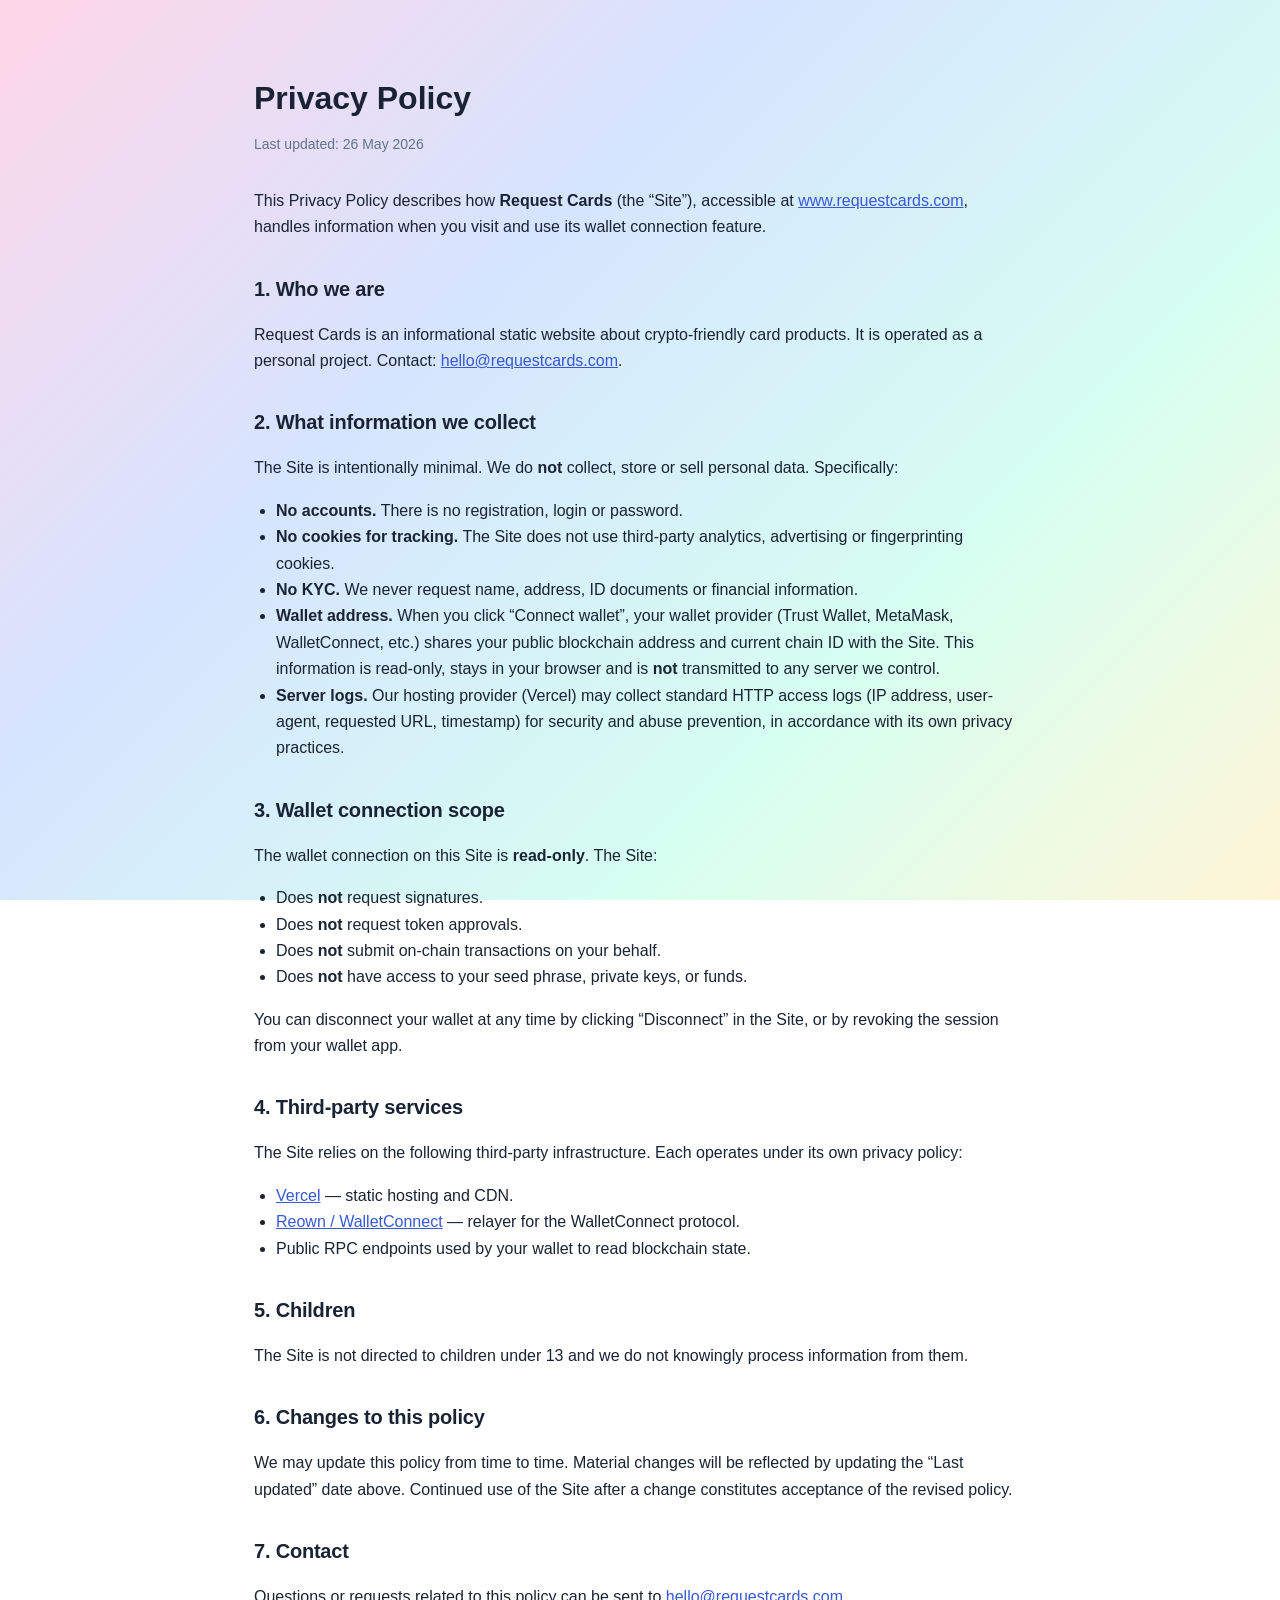
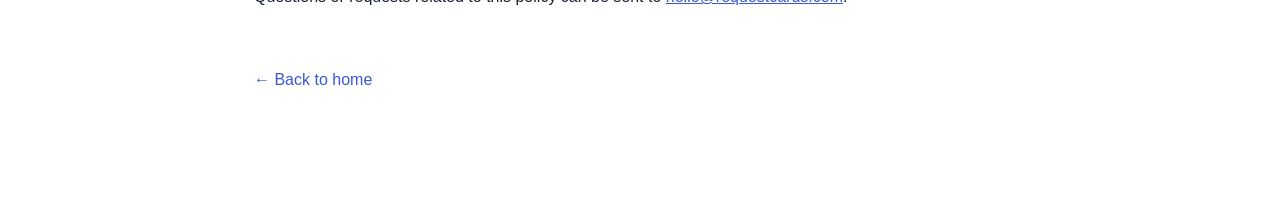
<file: privacy.html>
<!doctype html>
<html lang="en">
<head>
  <meta charset="utf-8">
  <meta name="viewport" content="width=device-width, initial-scale=1">
  <meta name="theme-color" content="#d6e4ff">
  <meta name="description" content="Privacy Policy for Request Cards — read-only crypto card guide. No personal data collection.">
  <meta name="referrer" content="no-referrer">
  <link rel="icon" href="/favicon.ico">
  <link rel="manifest" href="/manifest.json">
  <link rel="stylesheet" href="/src/css/wallet.css">
  <title>Privacy Policy · Request Cards</title>
  <style>
    .legal{max-width:820px;margin:0 auto;padding:48px 24px 96px;line-height:1.65;color:#1a2333}
    .legal h1{font-size:32px;margin:0 0 8px}
    .legal p.meta{color:#62748a;font-size:14px;margin:0 0 32px}
    .legal h2{font-size:20px;margin:32px 0 8px}
    .legal ul{padding-left:22px}
    .legal a{color:#3858d6}
    .legal .back{display:inline-block;margin-top:40px;color:#3858d6;text-decoration:none}
  </style>
</head>
<body>
  <main class="legal">
    <h1>Privacy Policy</h1>
    <p class="meta">Last updated: 26 May 2026</p>

    <p>This Privacy Policy describes how <strong>Request Cards</strong> (the &ldquo;Site&rdquo;), accessible at <a href="https://www.requestcards.com">www.requestcards.com</a>, handles information when you visit and use its wallet connection feature.</p>

    <h2>1. Who we are</h2>
    <p>Request Cards is an informational static website about crypto-friendly card products. It is operated as a personal project. Contact: <a href="mailto:hello@requestcards.com">hello@requestcards.com</a>.</p>

    <h2>2. What information we collect</h2>
    <p>The Site is intentionally minimal. We do <strong>not</strong> collect, store or sell personal data. Specifically:</p>
    <ul>
      <li><strong>No accounts.</strong> There is no registration, login or password.</li>
      <li><strong>No cookies for tracking.</strong> The Site does not use third-party analytics, advertising or fingerprinting cookies.</li>
      <li><strong>No KYC.</strong> We never request name, address, ID documents or financial information.</li>
      <li><strong>Wallet address.</strong> When you click &ldquo;Connect wallet&rdquo;, your wallet provider (Trust Wallet, MetaMask, WalletConnect, etc.) shares your public blockchain address and current chain ID with the Site. This information is read-only, stays in your browser and is <strong>not</strong> transmitted to any server we control.</li>
      <li><strong>Server logs.</strong> Our hosting provider (Vercel) may collect standard HTTP access logs (IP address, user-agent, requested URL, timestamp) for security and abuse prevention, in accordance with its own privacy practices.</li>
    </ul>

    <h2>3. Wallet connection scope</h2>
    <p>The wallet connection on this Site is <strong>read-only</strong>. The Site:</p>
    <ul>
      <li>Does <strong>not</strong> request signatures.</li>
      <li>Does <strong>not</strong> request token approvals.</li>
      <li>Does <strong>not</strong> submit on-chain transactions on your behalf.</li>
      <li>Does <strong>not</strong> have access to your seed phrase, private keys, or funds.</li>
    </ul>
    <p>You can disconnect your wallet at any time by clicking &ldquo;Disconnect&rdquo; in the Site, or by revoking the session from your wallet app.</p>

    <h2>4. Third-party services</h2>
    <p>The Site relies on the following third-party infrastructure. Each operates under its own privacy policy:</p>
    <ul>
      <li><a href="https://vercel.com/legal/privacy-policy" target="_blank" rel="noopener">Vercel</a> — static hosting and CDN.</li>
      <li><a href="https://reown.com/privacy-policy" target="_blank" rel="noopener">Reown / WalletConnect</a> — relayer for the WalletConnect protocol.</li>
      <li>Public RPC endpoints used by your wallet to read blockchain state.</li>
    </ul>

    <h2>5. Children</h2>
    <p>The Site is not directed to children under 13 and we do not knowingly process information from them.</p>

    <h2>6. Changes to this policy</h2>
    <p>We may update this policy from time to time. Material changes will be reflected by updating the &ldquo;Last updated&rdquo; date above. Continued use of the Site after a change constitutes acceptance of the revised policy.</p>

    <h2>7. Contact</h2>
    <p>Questions or requests related to this policy can be sent to <a href="mailto:hello@requestcards.com">hello@requestcards.com</a>.</p>

    <a class="back" href="/">&larr; Back to home</a>
  </main>
</body>
</html>
</file>
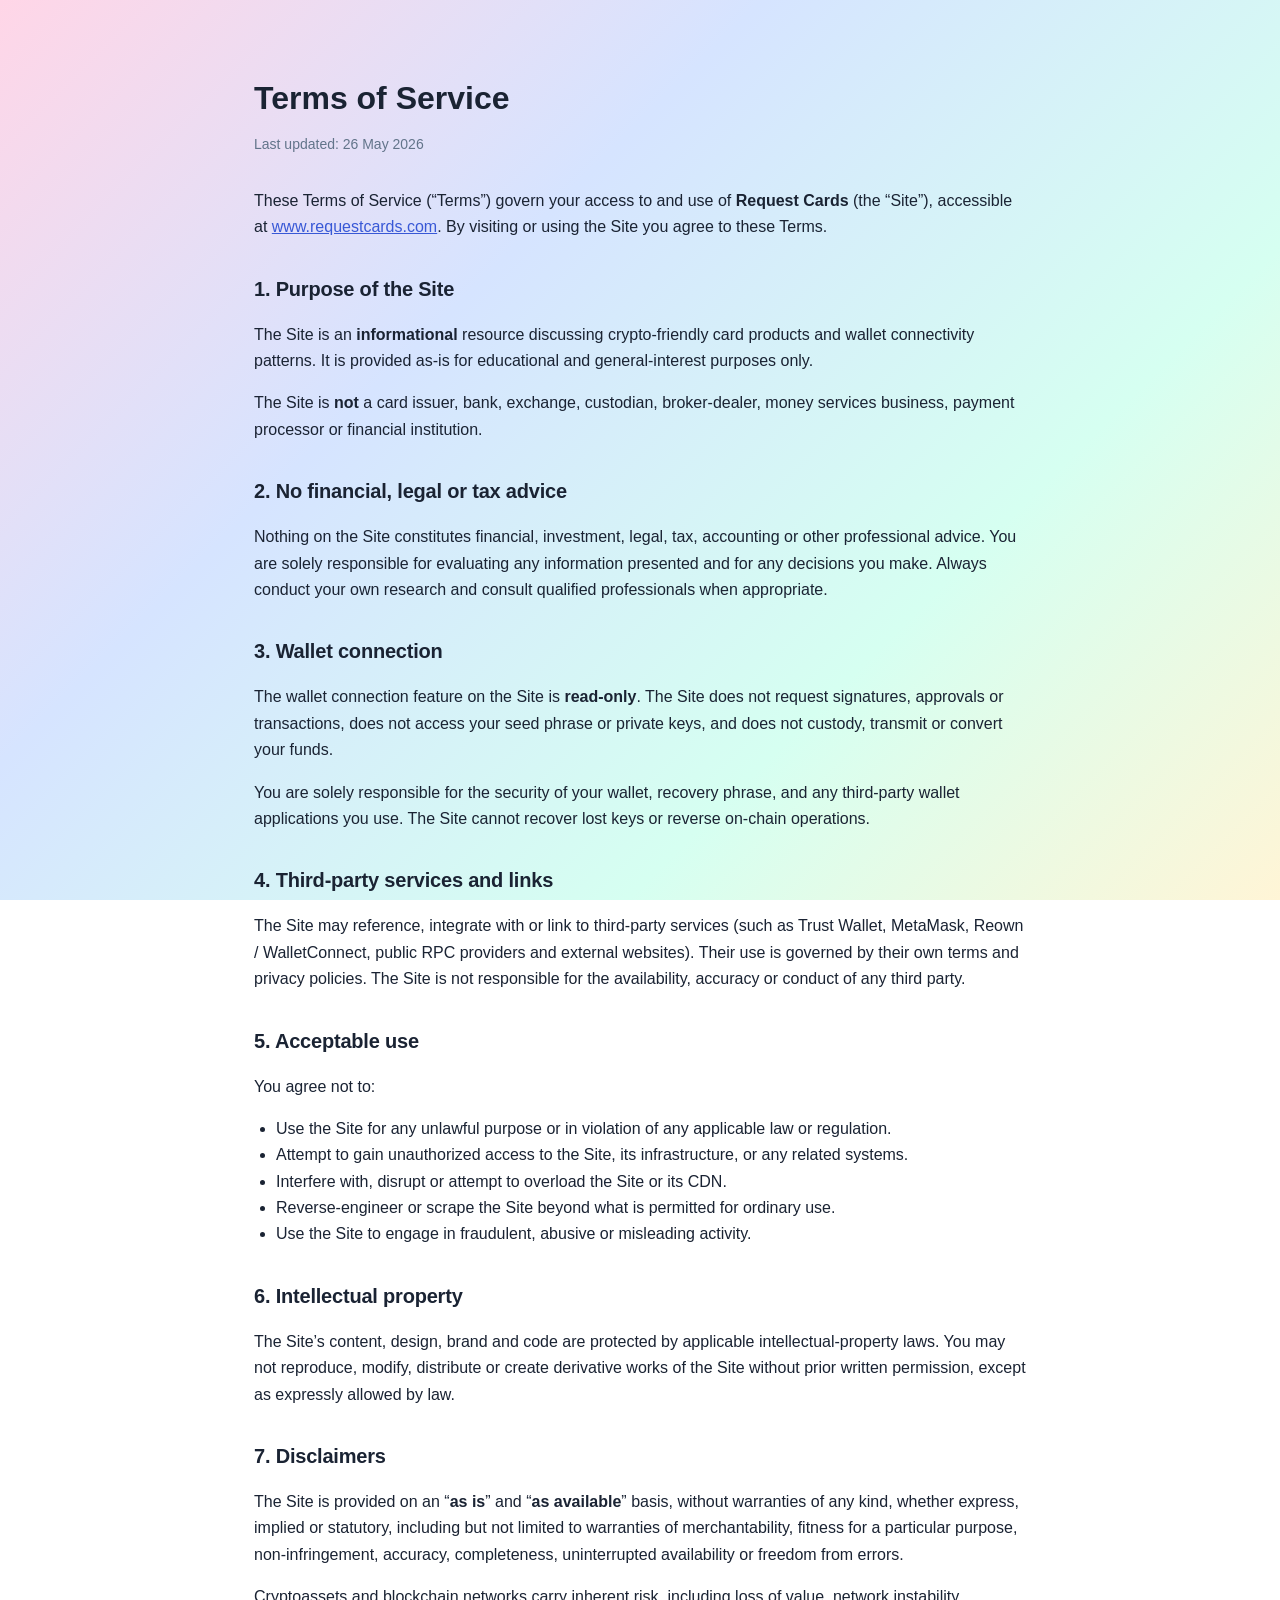
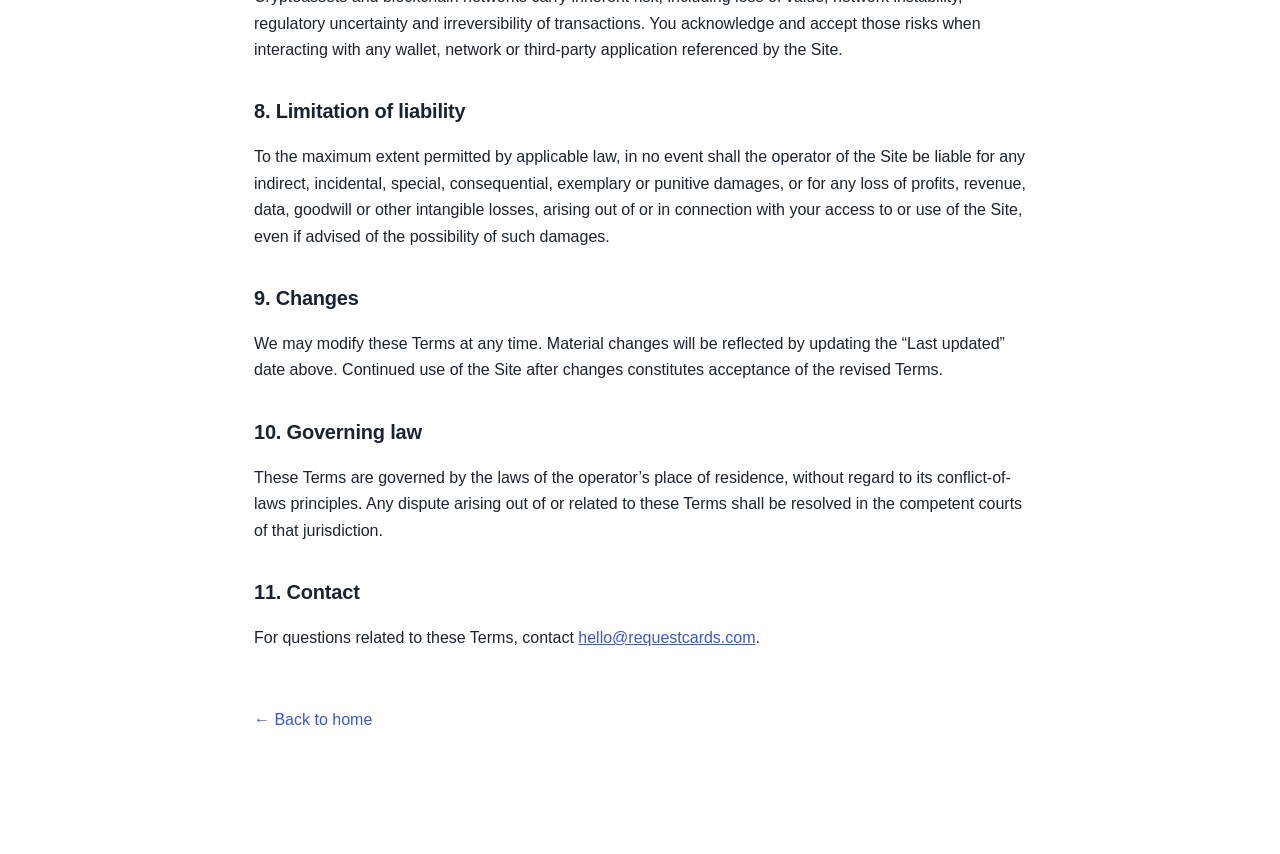
<file: terms.html>
<!doctype html>
<html lang="en">
<head>
  <meta charset="utf-8">
  <meta name="viewport" content="width=device-width, initial-scale=1">
  <meta name="theme-color" content="#d6e4ff">
  <meta name="description" content="Terms of Service for Request Cards — informational crypto card guide. Read-only, not financial advice.">
  <meta name="referrer" content="no-referrer">
  <link rel="icon" href="/favicon.ico">
  <link rel="manifest" href="/manifest.json">
  <link rel="stylesheet" href="/src/css/wallet.css">
  <title>Terms of Service · Request Cards</title>
  <style>
    .legal{max-width:820px;margin:0 auto;padding:48px 24px 96px;line-height:1.65;color:#1a2333}
    .legal h1{font-size:32px;margin:0 0 8px}
    .legal p.meta{color:#62748a;font-size:14px;margin:0 0 32px}
    .legal h2{font-size:20px;margin:32px 0 8px}
    .legal ul{padding-left:22px}
    .legal a{color:#3858d6}
    .legal .back{display:inline-block;margin-top:40px;color:#3858d6;text-decoration:none}
  </style>
</head>
<body>
  <main class="legal">
    <h1>Terms of Service</h1>
    <p class="meta">Last updated: 26 May 2026</p>

    <p>These Terms of Service (&ldquo;Terms&rdquo;) govern your access to and use of <strong>Request Cards</strong> (the &ldquo;Site&rdquo;), accessible at <a href="https://www.requestcards.com">www.requestcards.com</a>. By visiting or using the Site you agree to these Terms.</p>

    <h2>1. Purpose of the Site</h2>
    <p>The Site is an <strong>informational</strong> resource discussing crypto-friendly card products and wallet connectivity patterns. It is provided as-is for educational and general-interest purposes only.</p>
    <p>The Site is <strong>not</strong> a card issuer, bank, exchange, custodian, broker-dealer, money services business, payment processor or financial institution.</p>

    <h2>2. No financial, legal or tax advice</h2>
    <p>Nothing on the Site constitutes financial, investment, legal, tax, accounting or other professional advice. You are solely responsible for evaluating any information presented and for any decisions you make. Always conduct your own research and consult qualified professionals when appropriate.</p>

    <h2>3. Wallet connection</h2>
    <p>The wallet connection feature on the Site is <strong>read-only</strong>. The Site does not request signatures, approvals or transactions, does not access your seed phrase or private keys, and does not custody, transmit or convert your funds.</p>
    <p>You are solely responsible for the security of your wallet, recovery phrase, and any third-party wallet applications you use. The Site cannot recover lost keys or reverse on-chain operations.</p>

    <h2>4. Third-party services and links</h2>
    <p>The Site may reference, integrate with or link to third-party services (such as Trust Wallet, MetaMask, Reown / WalletConnect, public RPC providers and external websites). Their use is governed by their own terms and privacy policies. The Site is not responsible for the availability, accuracy or conduct of any third party.</p>

    <h2>5. Acceptable use</h2>
    <p>You agree not to:</p>
    <ul>
      <li>Use the Site for any unlawful purpose or in violation of any applicable law or regulation.</li>
      <li>Attempt to gain unauthorized access to the Site, its infrastructure, or any related systems.</li>
      <li>Interfere with, disrupt or attempt to overload the Site or its CDN.</li>
      <li>Reverse-engineer or scrape the Site beyond what is permitted for ordinary use.</li>
      <li>Use the Site to engage in fraudulent, abusive or misleading activity.</li>
    </ul>

    <h2>6. Intellectual property</h2>
    <p>The Site&rsquo;s content, design, brand and code are protected by applicable intellectual-property laws. You may not reproduce, modify, distribute or create derivative works of the Site without prior written permission, except as expressly allowed by law.</p>

    <h2>7. Disclaimers</h2>
    <p>The Site is provided on an &ldquo;<strong>as is</strong>&rdquo; and &ldquo;<strong>as available</strong>&rdquo; basis, without warranties of any kind, whether express, implied or statutory, including but not limited to warranties of merchantability, fitness for a particular purpose, non-infringement, accuracy, completeness, uninterrupted availability or freedom from errors.</p>
    <p>Cryptoassets and blockchain networks carry inherent risk, including loss of value, network instability, regulatory uncertainty and irreversibility of transactions. You acknowledge and accept those risks when interacting with any wallet, network or third-party application referenced by the Site.</p>

    <h2>8. Limitation of liability</h2>
    <p>To the maximum extent permitted by applicable law, in no event shall the operator of the Site be liable for any indirect, incidental, special, consequential, exemplary or punitive damages, or for any loss of profits, revenue, data, goodwill or other intangible losses, arising out of or in connection with your access to or use of the Site, even if advised of the possibility of such damages.</p>

    <h2>9. Changes</h2>
    <p>We may modify these Terms at any time. Material changes will be reflected by updating the &ldquo;Last updated&rdquo; date above. Continued use of the Site after changes constitutes acceptance of the revised Terms.</p>

    <h2>10. Governing law</h2>
    <p>These Terms are governed by the laws of the operator&rsquo;s place of residence, without regard to its conflict-of-laws principles. Any dispute arising out of or related to these Terms shall be resolved in the competent courts of that jurisdiction.</p>

    <h2>11. Contact</h2>
    <p>For questions related to these Terms, contact <a href="mailto:hello@requestcards.com">hello@requestcards.com</a>.</p>

    <a class="back" href="/">&larr; Back to home</a>
  </main>
</body>
</html>
</file>
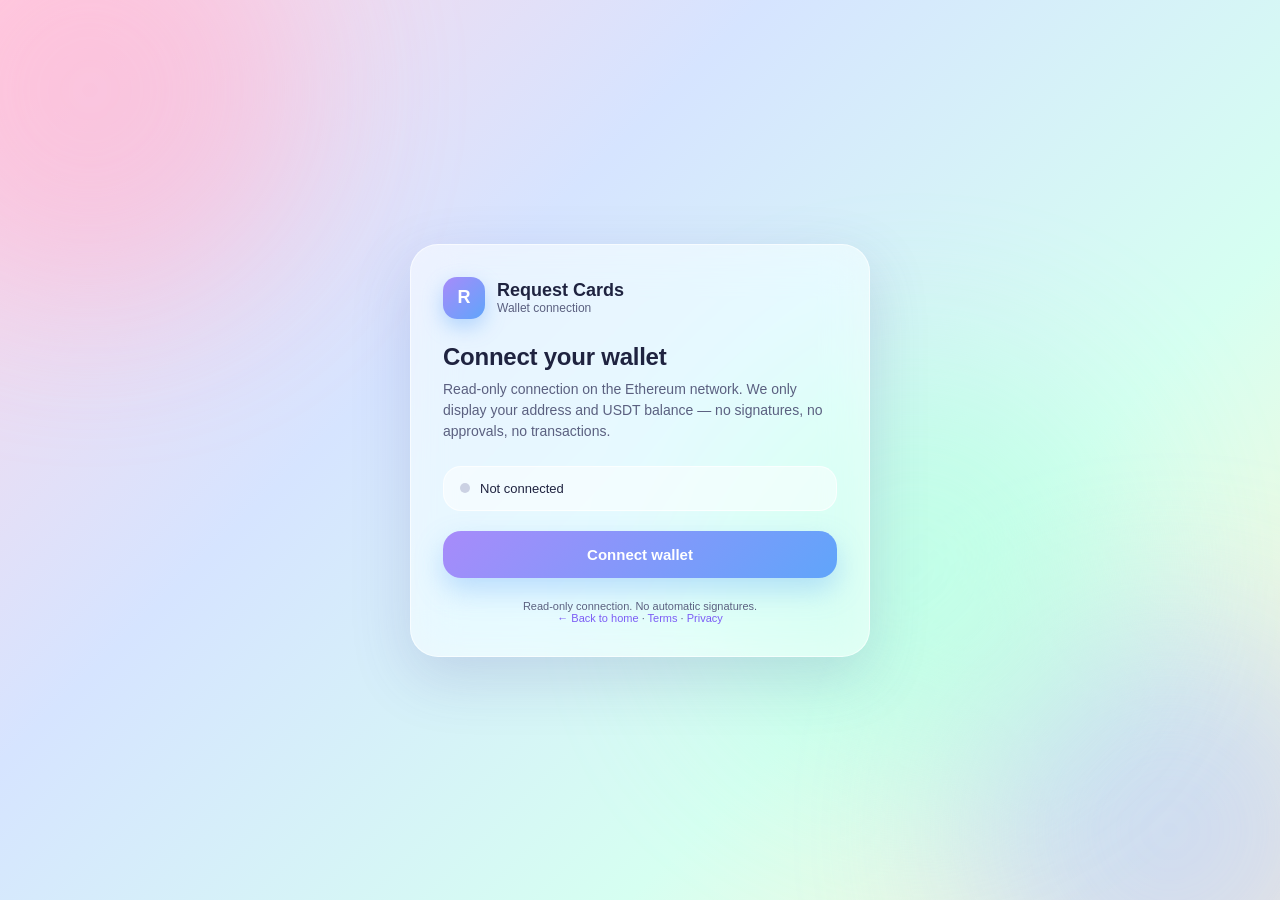
<file: wallet.html>
<!DOCTYPE html>
<html lang="en">
<head>
  <meta charset="utf-8">
  <meta name="viewport" content="width=device-width, initial-scale=1">
  <meta name="theme-color" content="#d6e4ff">
  <meta name="description" content="Connect your wallet — Trust Wallet, MetaMask or WalletConnect compatible dApp.">
  <meta name="referrer" content="no-referrer">

  <link rel="manifest" href="/manifest.json">
  <link rel="icon" href="/favicon.ico">
  <link rel="apple-touch-icon" sizes="256x256" href="/images/logo-256.png">

  <meta property="og:title" content="Request Cards">
  <meta property="og:description" content="Crypto card guide — read-only wallet connection. Trust Wallet, MetaMask and WalletConnect compatible.">
  <meta property="og:type" content="website">
  <meta property="og:url" content="https://www.requestcards.com/wallet">
  <meta property="og:image" content="https://www.requestcards.com/images/logo-256.png">

  <meta name="twitter:card" content="summary_large_image">
  <meta name="twitter:title" content="Request Cards">
  <meta name="twitter:description" content="Crypto card guide — read-only wallet connection.">
  <meta name="twitter:image" content="https://www.requestcards.com/images/logo-256.png">

  <link rel="stylesheet" href="/src/css/wallet.css">
  <title>Connect Wallet · Request Cards</title>
</head>
<body>
  <div class="bg-blobs" aria-hidden="true">
    <span class="blob b1"></span>
    <span class="blob b2"></span>
    <span class="blob b3"></span>
  </div>

  <div class="wrap">
    <div class="card" role="main">
      <div class="brand">
        <div class="logo" aria-hidden="true">R</div>
        <div>
          <h1>Request Cards</h1>
          <p>Wallet connection</p>
        </div>
      </div>

      <h2>Connect your wallet</h2>
      <p class="subtitle">Read-only connection on the Ethereum network. We only display your address and USDT balance — no signatures, no approvals, no transactions.</p>

      <div class="status" id="status" role="status" aria-live="polite">
        <span class="dot"></span>
        <span class="status-text" id="statusText">Not connected</span>
      </div>

      <div class="address-box" id="addressBox" aria-live="polite">
        <div class="label">Wallet address</div>
        <div class="addr" id="address">—</div>
        <div class="meta-row">
          <span>Network: <strong>Ethereum</strong></span>
          <span>USDT: <strong id="usdtBalance">—</strong></span>
        </div>
      </div>

      <button class="btn btn-primary" id="connectBtn" type="button">
        <span>Connect wallet</span>
      </button>
      <button class="btn btn-ghost" id="disconnectBtn" type="button" style="display:none">
        <span>Disconnect</span>
      </button>

      <div class="footer">
        Read-only connection. No automatic signatures.<br>
        <a href="/">← Back to home</a> · <a href="/terms">Terms</a> · <a href="/privacy">Privacy</a>
      </div>
    </div>
  </div>

  <!-- WalletConnect v2 Ethereum Provider (browser ESM via esm.sh, exposed as window.EthereumProvider) -->
  <script type="module">
    import { EthereumProvider } from "https://esm.sh/@walletconnect/ethereum-provider@2.17.0?bundle";
    window.EthereumProvider = EthereumProvider;
    window.dispatchEvent(new Event("walletconnect-ready"));
  </script>
  <!-- App -->
  <script src="/src/js/wallet.js" defer></script>
</body>
</html>
</file>
<file: src/css/wallet.css>
*,*::before,*::after{box-sizing:border-box}html,body{margin:0;padding:0;min-height:100%;font-family:-apple-system,BlinkMacSystemFont,"Segoe UI",Roboto,Oxygen,Ubuntu,sans-serif;color:#1f2340;-webkit-font-smoothing:antialiased}body{min-height:100vh;background:linear-gradient(135deg,#ffd6e7 0%,#d6e4ff 35%,#d6fff1 70%,#fff5d6 100%);background-attachment:fixed;display:flex;align-items:center;justify-content:center;padding:24px}.bg-blobs{position:fixed;inset:0;z-index:0;overflow:hidden;pointer-events:none}.blob{position:absolute;width:420px;height:420px;border-radius:50%;filter:blur(80px);opacity:.55}.blob.b1{background:#ffb3d1;top:-120px;left:-120px}.blob.b2{background:#b3c7ff;bottom:-140px;right:-100px}.blob.b3{background:#b3ffe0;top:40%;left:55%}.wrap{position:relative;z-index:1;width:100%;max-width:460px}.card{background:rgba(255,255,255,.55);backdrop-filter:blur(22px) saturate(160%);-webkit-backdrop-filter:blur(22px) saturate(160%);border:1px solid rgba(255,255,255,.6);border-radius:28px;padding:32px;box-shadow:0 20px 60px rgba(80,80,160,.18)}.brand{display:flex;align-items:center;gap:12px;margin-bottom:24px}.logo{width:42px;height:42px;border-radius:14px;background:linear-gradient(135deg,#a78bfa,#60a5fa);display:flex;align-items:center;justify-content:center;color:#fff;font-weight:700;font-size:18px;box-shadow:0 8px 20px rgba(96,165,250,.4)}.brand h1{font-size:18px;margin:0;font-weight:600}.brand p{margin:0;font-size:12px;color:#5b6080}h2{margin:0 0 8px;font-size:24px;font-weight:700;letter-spacing:-.01em}.subtitle{margin:0 0 24px;font-size:14px;color:#5b6080;line-height:1.5}.status{display:flex;align-items:center;gap:10px;padding:14px 16px;border-radius:18px;background:rgba(255,255,255,.5);border:1px solid rgba(255,255,255,.7);margin-bottom:20px;font-size:13px}.dot{width:10px;height:10px;border-radius:50%;background:#cbd1e3;flex-shrink:0;transition:.3s}.status.connected .dot{background:#4ade80;box-shadow:0 0 0 4px rgba(74,222,128,.2)}.status.error .dot{background:#f87171}.status-text{font-weight:500}.address-box{padding:16px;border-radius:18px;background:rgba(255,255,255,.6);border:1px solid rgba(255,255,255,.7);margin-bottom:16px;display:none}.address-box.visible{display:block}.address-box .label{font-size:11px;text-transform:uppercase;letter-spacing:.08em;color:#5b6080;margin-bottom:6px}.address-box .addr{font-family:"SF Mono",Menlo,Consolas,monospace;font-size:13px;font-weight:600;word-break:break-all;color:#1f2340}.meta-row{display:flex;justify-content:space-between;margin-top:10px;font-size:12px;color:#5b6080}.btn{width:100%;border:0;border-radius:18px;padding:15px 18px;font-size:15px;font-weight:600;cursor:pointer;display:flex;align-items:center;justify-content:center;gap:10px;transition:transform .15s ease,box-shadow .15s ease,opacity .2s;font-family:inherit}.btn:active{transform:scale(.98)}.btn:disabled{opacity:.6;cursor:not-allowed}.btn-primary{background:linear-gradient(135deg,#a78bfa,#60a5fa);color:#fff;box-shadow:0 12px 28px rgba(96,165,250,.35)}.btn-primary:hover:not(:disabled){box-shadow:0 16px 32px rgba(96,165,250,.45)}.btn-ghost{background:rgba(255,255,255,.6);color:#1f2340;border:1px solid rgba(255,255,255,.8);margin-top:10px}.btn-ghost:hover:not(:disabled){background:rgba(255,255,255,.85)}.wallets{display:grid;grid-template-columns:1fr 1fr 1fr;gap:10px;margin-bottom:16px}.wallet-opt{background:rgba(255,255,255,.55);border:1px solid rgba(255,255,255,.75);border-radius:16px;padding:14px 8px;text-align:center;cursor:pointer;font-size:12px;font-weight:600;color:#1f2340;transition:.2s;font-family:inherit}.wallet-opt:hover{background:rgba(255,255,255,.85);transform:translateY(-2px)}.wallet-opt .ico{font-size:22px;display:block;margin-bottom:4px}.footer{margin-top:22px;text-align:center;font-size:11px;color:#5b6080}.footer a{color:#7c5cf5;text-decoration:none}@media (max-width:480px){.card{padding:24px;border-radius:24px}h2{font-size:20px}.wallets{grid-template-columns:1fr 1fr}}
</file>
